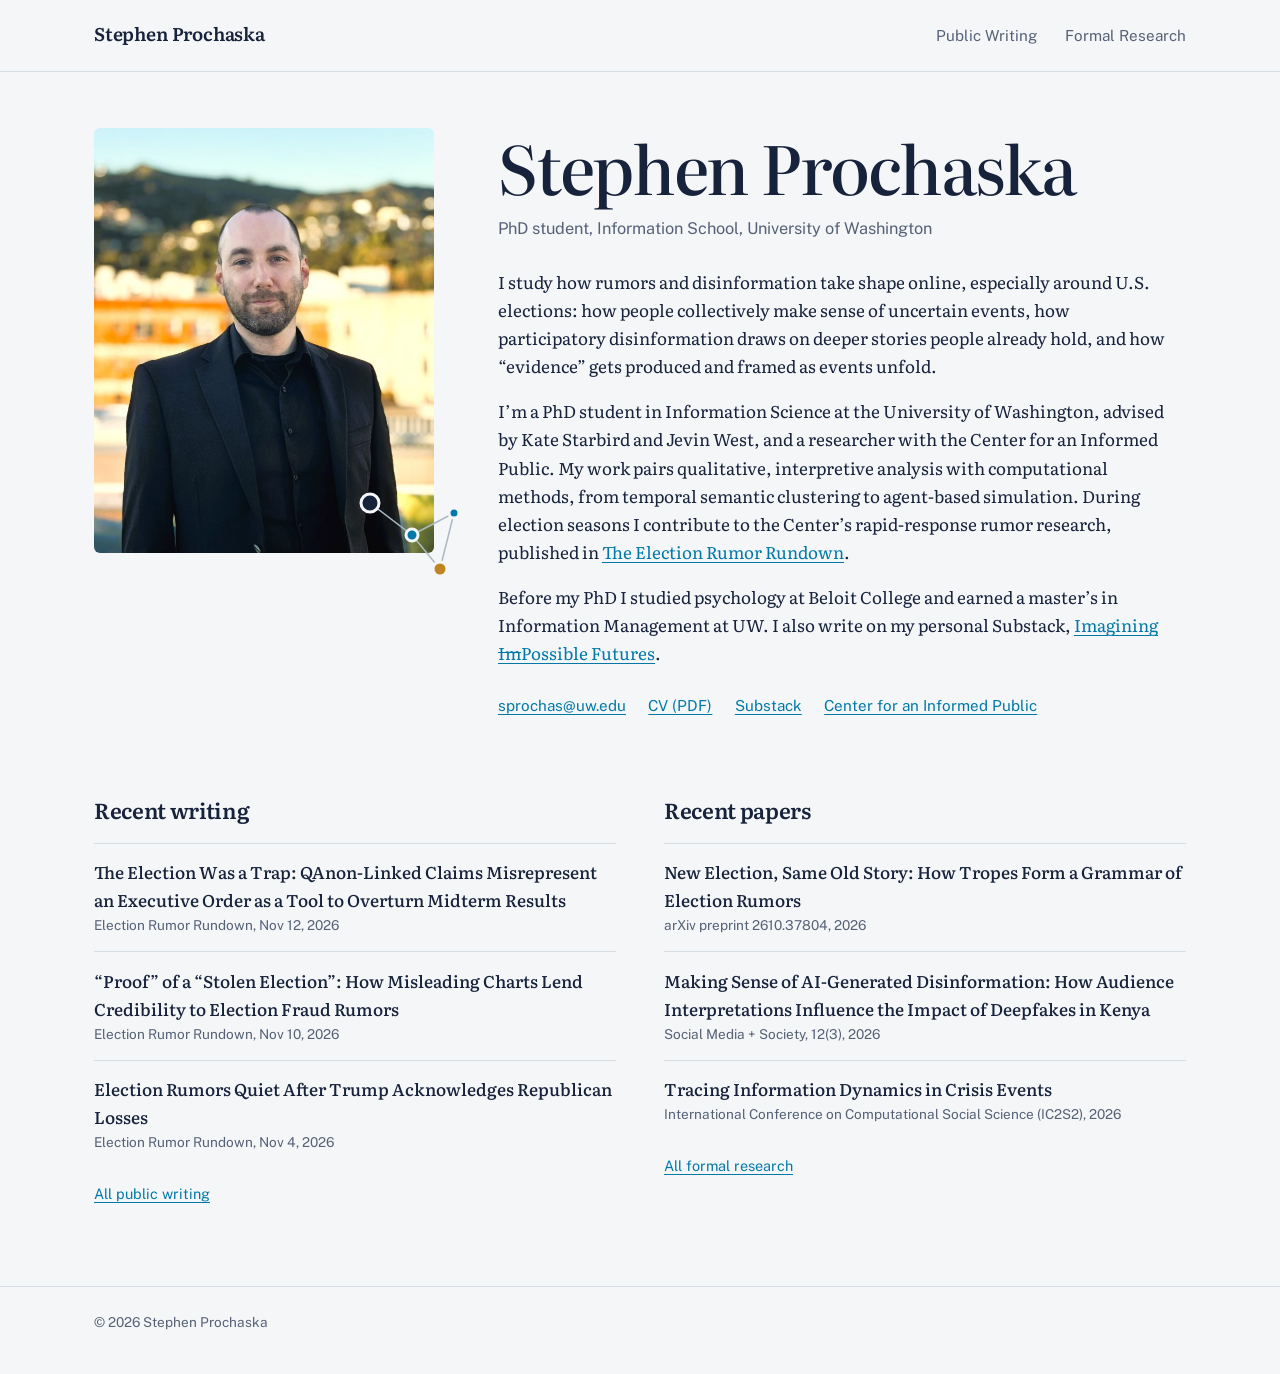
<file: index.html>
<!DOCTYPE html>
<html lang="en">
<head>
  <meta charset="utf-8">
  <meta name="viewport" content="width=device-width, initial-scale=1">
  <!-- EDIT: your name and a one-line description (shows in Google and link previews) -->
  <title>Stephen Prochaska</title>
  <meta name="description" content="Stephen Prochaska studies online rumors, disinformation, and collective sensemaking around U.S. elections at the University of Washington.">
  <meta property="og:title" content="Stephen Prochaska">
  <meta property="og:image" content="assets/img/photo.jpg">
  <link rel="preconnect" href="https://fonts.googleapis.com">
  <link rel="preconnect" href="https://fonts.gstatic.com" crossorigin>
  <link href="https://fonts.googleapis.com/css2?family=Literata:ital,opsz,wght@0,7..72,400..700;1,7..72,400..700&family=Public+Sans:wght@400;500;600&display=swap" rel="stylesheet">
  <link rel="stylesheet" href="assets/css/style.css">
</head>
<body>
  <a class="skip" href="#main">Skip to content</a>
  <header class="site-header">
    <div class="wrap">
      <a class="site-name" href="./">Stephen Prochaska</a>
      <nav class="site-nav" aria-label="Main">
        <a href="writing.html">Public Writing</a>
        <a href="research.html">Formal Research</a>
      </nav>
    </div>
  </header>

  <main id="main">
    <div class="wrap">
      <section class="intro">
        <div class="portrait">
          <!-- EDIT: replace assets/img/photo.jpg with your own photo (portrait, ~800×1000px) -->
          <img src="assets/img/profile_picture.jpg" alt="Portrait of Stephen Prochaska" width="800" height="850">
          <svg class="graph-mark" viewBox="0 0 120 100" aria-hidden="true">
            <g stroke="#AEB9C6" stroke-width="1.5">
              <line x1="18" y1="20" x2="60" y2="52"/><line x1="60" y1="52" x2="102" y2="30"/>
              <line x1="60" y1="52" x2="88" y2="86"/><line x1="102" y1="30" x2="88" y2="86"/>
            </g>
            <circle cx="18" cy="20" r="9" fill="#17223B" stroke="#F4F6F8" stroke-width="3"/>
            <circle cx="60" cy="52" r="6" fill="#0079A8" stroke="#F4F6F8" stroke-width="3"/>
            <circle cx="102" cy="30" r="5" fill="#0079A8" stroke="#F4F6F8" stroke-width="3"/>
            <circle cx="88" cy="86" r="7" fill="#C08420" stroke="#F4F6F8" stroke-width="3"/>
          </svg>
        </div>

        <div>
          <!-- EDIT: name, role, bio paragraphs, and contact links -->
          <h1>Stephen Prochaska</h1>
          <p class="role">PhD student, Information School, University of Washington</p>
          <div class="bio">
            <p>I study how rumors and disinformation take shape online, especially around U.S. elections: how people collectively make sense of uncertain events, how participatory disinformation draws on deeper stories people already hold, and how “evidence” gets produced and framed as events unfold.</p>
            <p>I’m a PhD student in Information Science at the University of Washington, advised by Kate Starbird and Jevin West, and a researcher with the Center for an Informed Public. My work pairs qualitative, interpretive analysis with computational methods, from temporal semantic clustering to agent-based simulation. During election seasons I contribute to the Center’s rapid-response rumor research, published in <a href="https://uwcip.substack.com">The Election Rumor Rundown</a>.</p>
            <p>Before my PhD I studied psychology at Beloit College and earned a master’s in Information Management at UW. I also write on my personal Substack, <a href="https://stephenprochaska.substack.com">Imagining <s>Im</s>Possible Futures</a>.</p>
          </div>
          <div class="contact">
            <a href="mailto:sprochas@uw.edu">sprochas@uw.edu</a>
            <a href="assets/cv.pdf">CV (PDF)</a>
            <a href="https://stephenprochaska.substack.com">Substack</a>
            <a href="https://www.cip.uw.edu/">Center for an Informed Public</a>
          </div>
        </div>
      </section>

      <section class="latest" aria-label="Recent work">
        <div>
          <h2 class="section-title">Recent writing</h2>
          <ol id="latest-posts"></ol>
          <a class="more" href="writing.html">All public writing</a>
        </div>
        <div>
          <h2 class="section-title">Recent papers</h2>
          <ol id="latest-papers"></ol>
          <a class="more" href="research.html">All formal research</a>
        </div>
      </section>
    </div>
  </main>

  <footer class="site-footer">
    <div class="wrap"><p>© <span data-year></span> Stephen Prochaska</p></div>
  </footer>

  <script type="module">
    import { fetchJSON, formatDate, el, plainName } from "./assets/js/site.js";

    fetchJSON("data/posts.json").then(({ posts = [], sources = [] }) => {
      const names = Object.fromEntries(sources.map(s => [s.id, s.name]));
      const list = document.getElementById("latest-posts");
      posts.slice(0, 3).forEach(p => list.append(
        el("li", {}, el("a", { href: p.url }, p.title),
          el("div", { class: "meta" }, `${p.outlet || plainName(names[p.source] || "")}, ${formatDate(p.date)}`))
      ));
      if (!posts.length) list.append(el("li", { class: "meta" }, "Posts will appear here after the first Substack sync."));
    }).catch(() => {});

    fetchJSON("data/publications.json").then(({ publications = [] }) => {
      const list = document.getElementById("latest-papers");
      publications.filter(p => !p.status).sort((a, b) => b.year - a.year).slice(0, 3).forEach(p => list.append(
        el("li", {}, el("a", { href: p.url || "research.html" }, p.title),
          el("div", { class: "meta" }, `${p.venue}, ${p.year}`))
      ));
    }).catch(() => {});
  </script>
</body>
</html>
</file>
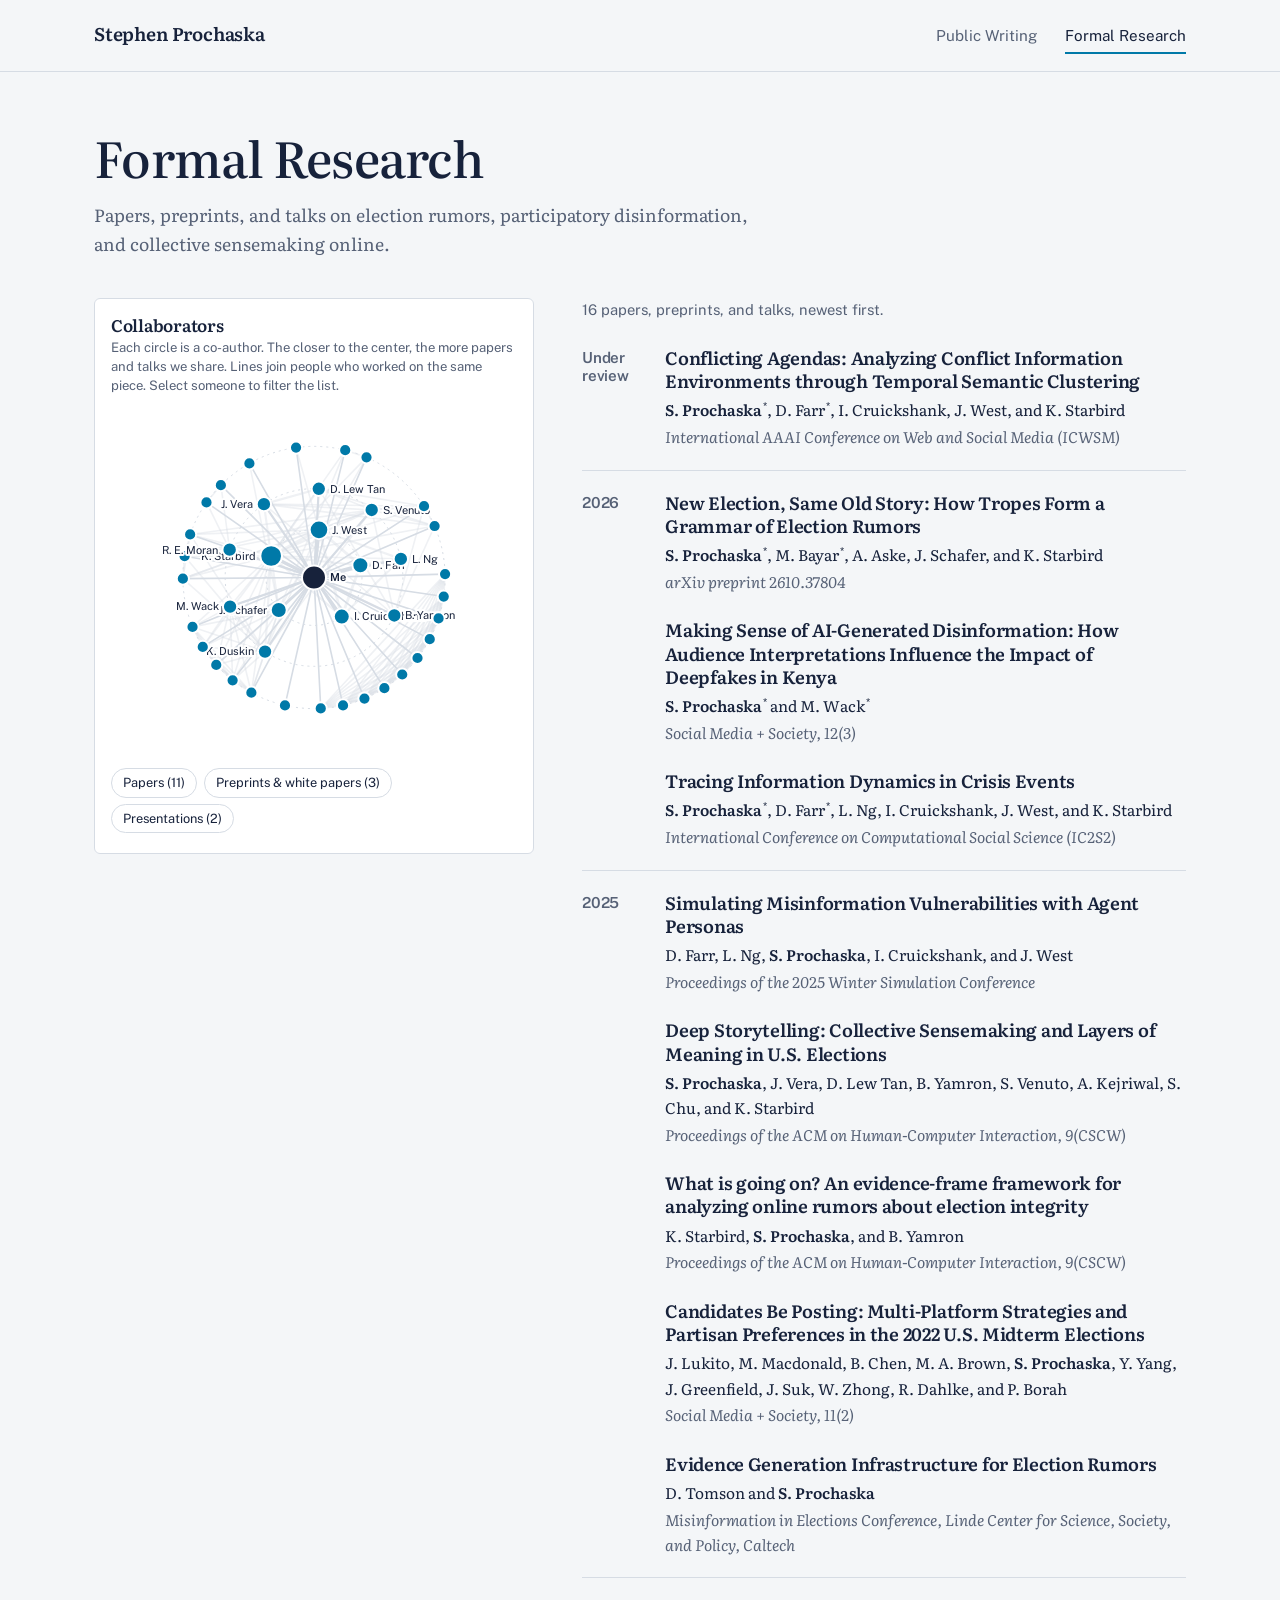
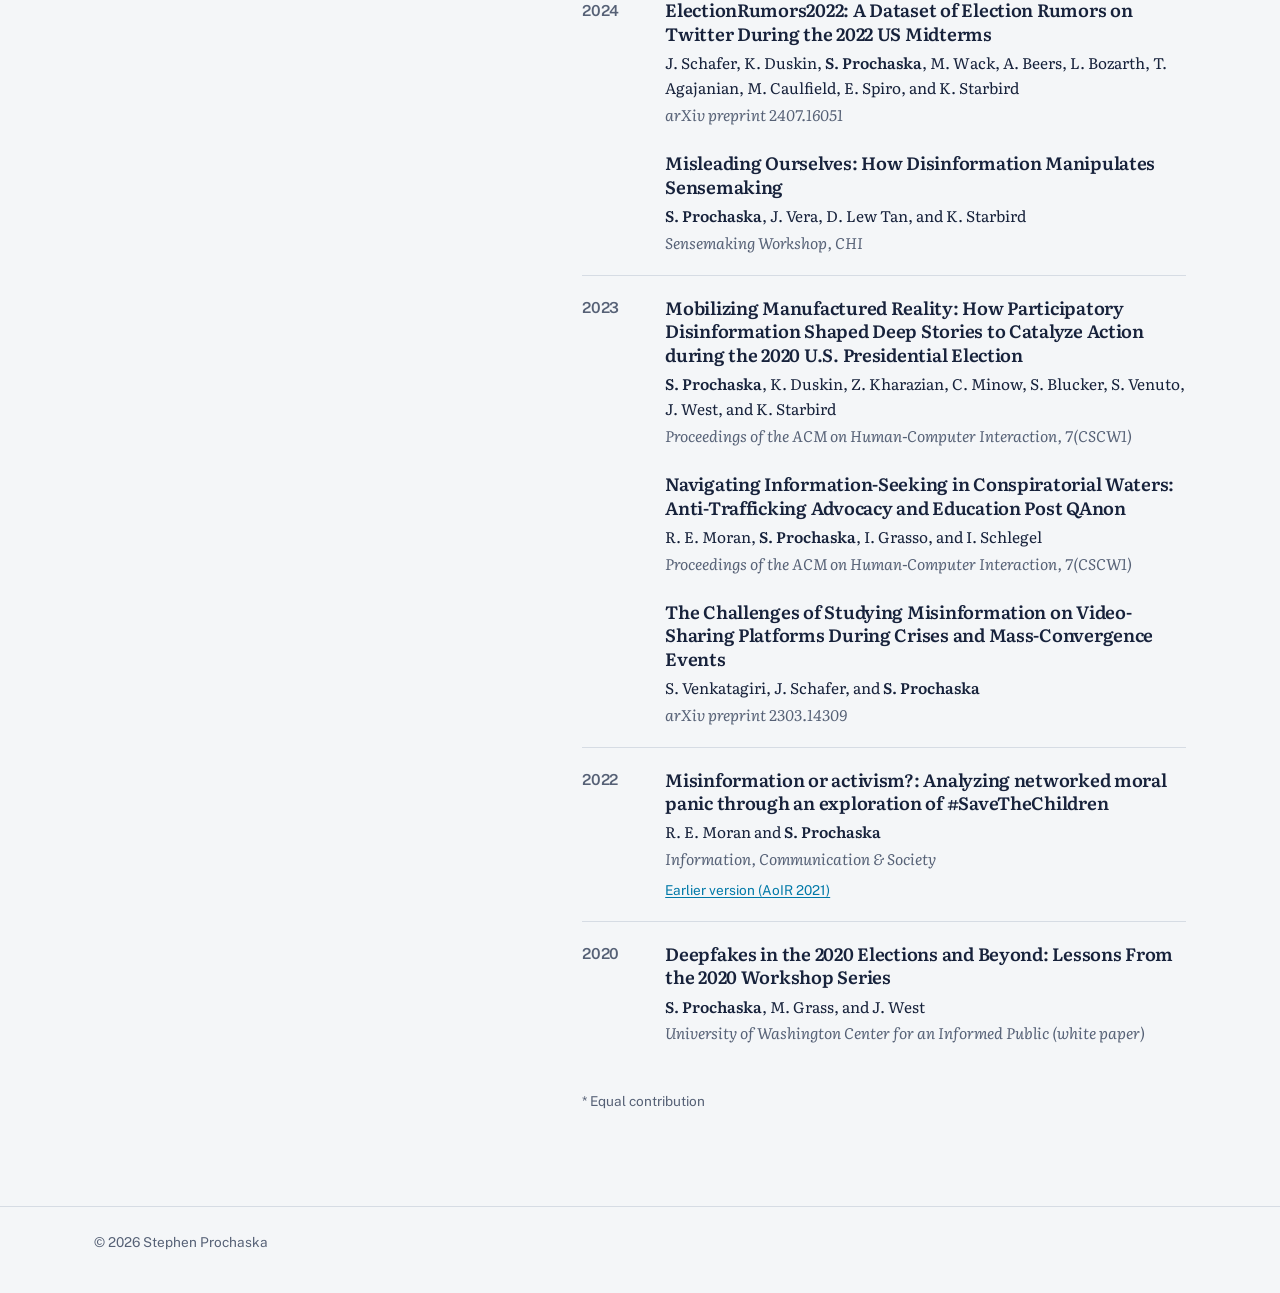
<file: research.html>
<!DOCTYPE html>
<html lang="en">
<head>
  <meta charset="utf-8">
  <meta name="viewport" content="width=device-width, initial-scale=1">
  <title>Formal Research | Stephen Prochaska</title>
  <meta name="description" content="Publications by Stephen Prochaska on election rumors, disinformation, and collective sensemaking.">
  <link rel="preconnect" href="https://fonts.googleapis.com">
  <link rel="preconnect" href="https://fonts.gstatic.com" crossorigin>
  <link href="https://fonts.googleapis.com/css2?family=Literata:ital,opsz,wght@0,7..72,400..700;1,7..72,400..700&family=Public+Sans:wght@400;500;600&display=swap" rel="stylesheet">
  <link rel="stylesheet" href="assets/css/style.css">
</head>
<body>
  <a class="skip" href="#main">Skip to content</a>
  <header class="site-header">
    <div class="wrap">
      <a class="site-name" href="./">Stephen Prochaska</a>
      <nav class="site-nav" aria-label="Main">
        <a href="writing.html">Public Writing</a>
        <a href="research.html" aria-current="page">Formal Research</a>
      </nav>
    </div>
  </header>

  <main id="main">
    <div class="wrap">
      <h1 class="page-title">Formal Research</h1>
      <!-- EDIT: intro sentence -->
      <p class="page-intro">Papers, preprints, and talks on election rumors, participatory disinformation, and collective sensemaking online.</p>

      <div class="research">
        <aside class="graph-panel" aria-labelledby="graph-title">
          <h2 id="graph-title">Collaborators</h2>
          <p class="caption">Each circle is a co-author. The closer to the center, the more papers and talks we share. Lines join people who worked on the same piece. Select someone to filter the list.</p>
          <div id="coauthor-graph"></div>
          <div class="topics" id="topics" role="group" aria-label="Filter by topic"></div>
        </aside>

        <section aria-label="Publications">
          <p class="filter-note" id="filter-note" aria-live="polite"></p>
          <div id="pub-list"></div>
        </section>
      </div>
    </div>
  </main>

  <footer class="site-footer">
    <div class="wrap"><p>© <span data-year></span> Stephen Prochaska</p></div>
  </footer>

  <script src="assets/js/vendor/d3.min.js"></script>
  <script type="module" src="assets/js/research.js"></script>
</body>
</html>
</file>
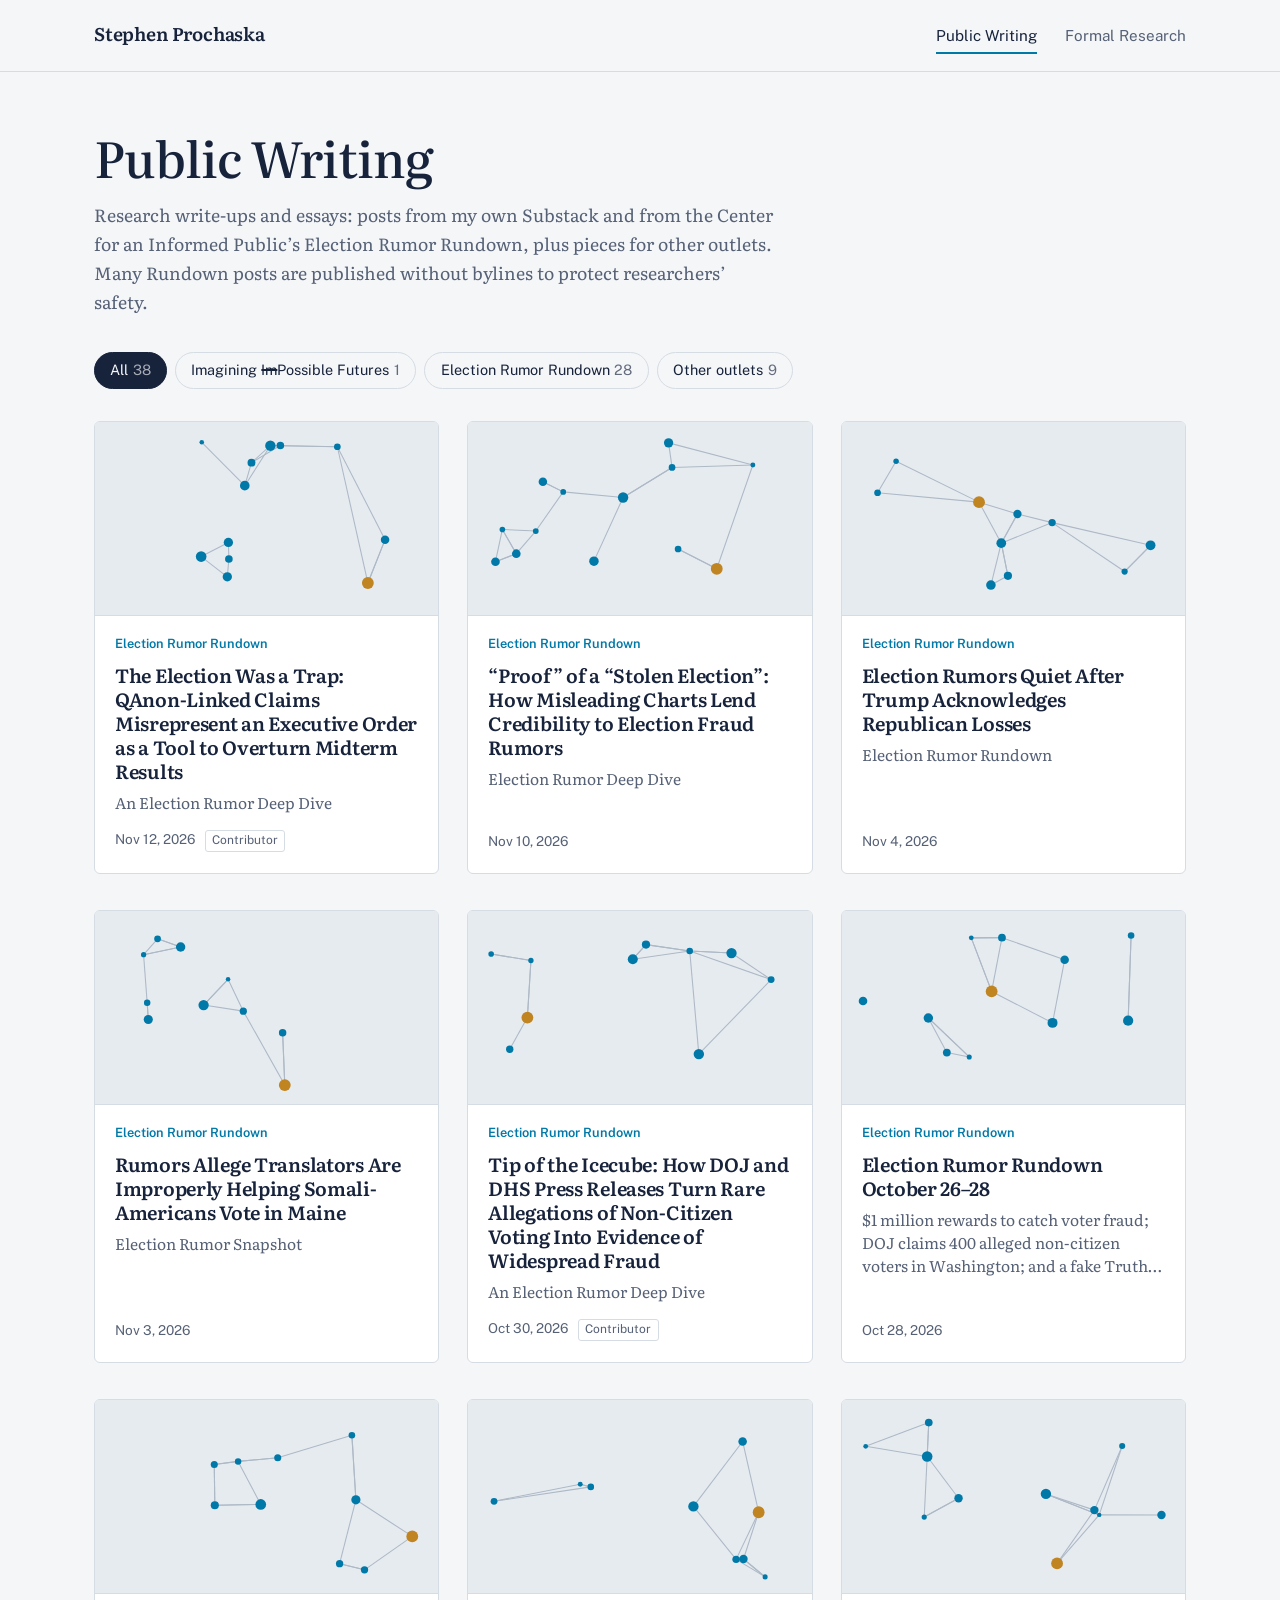
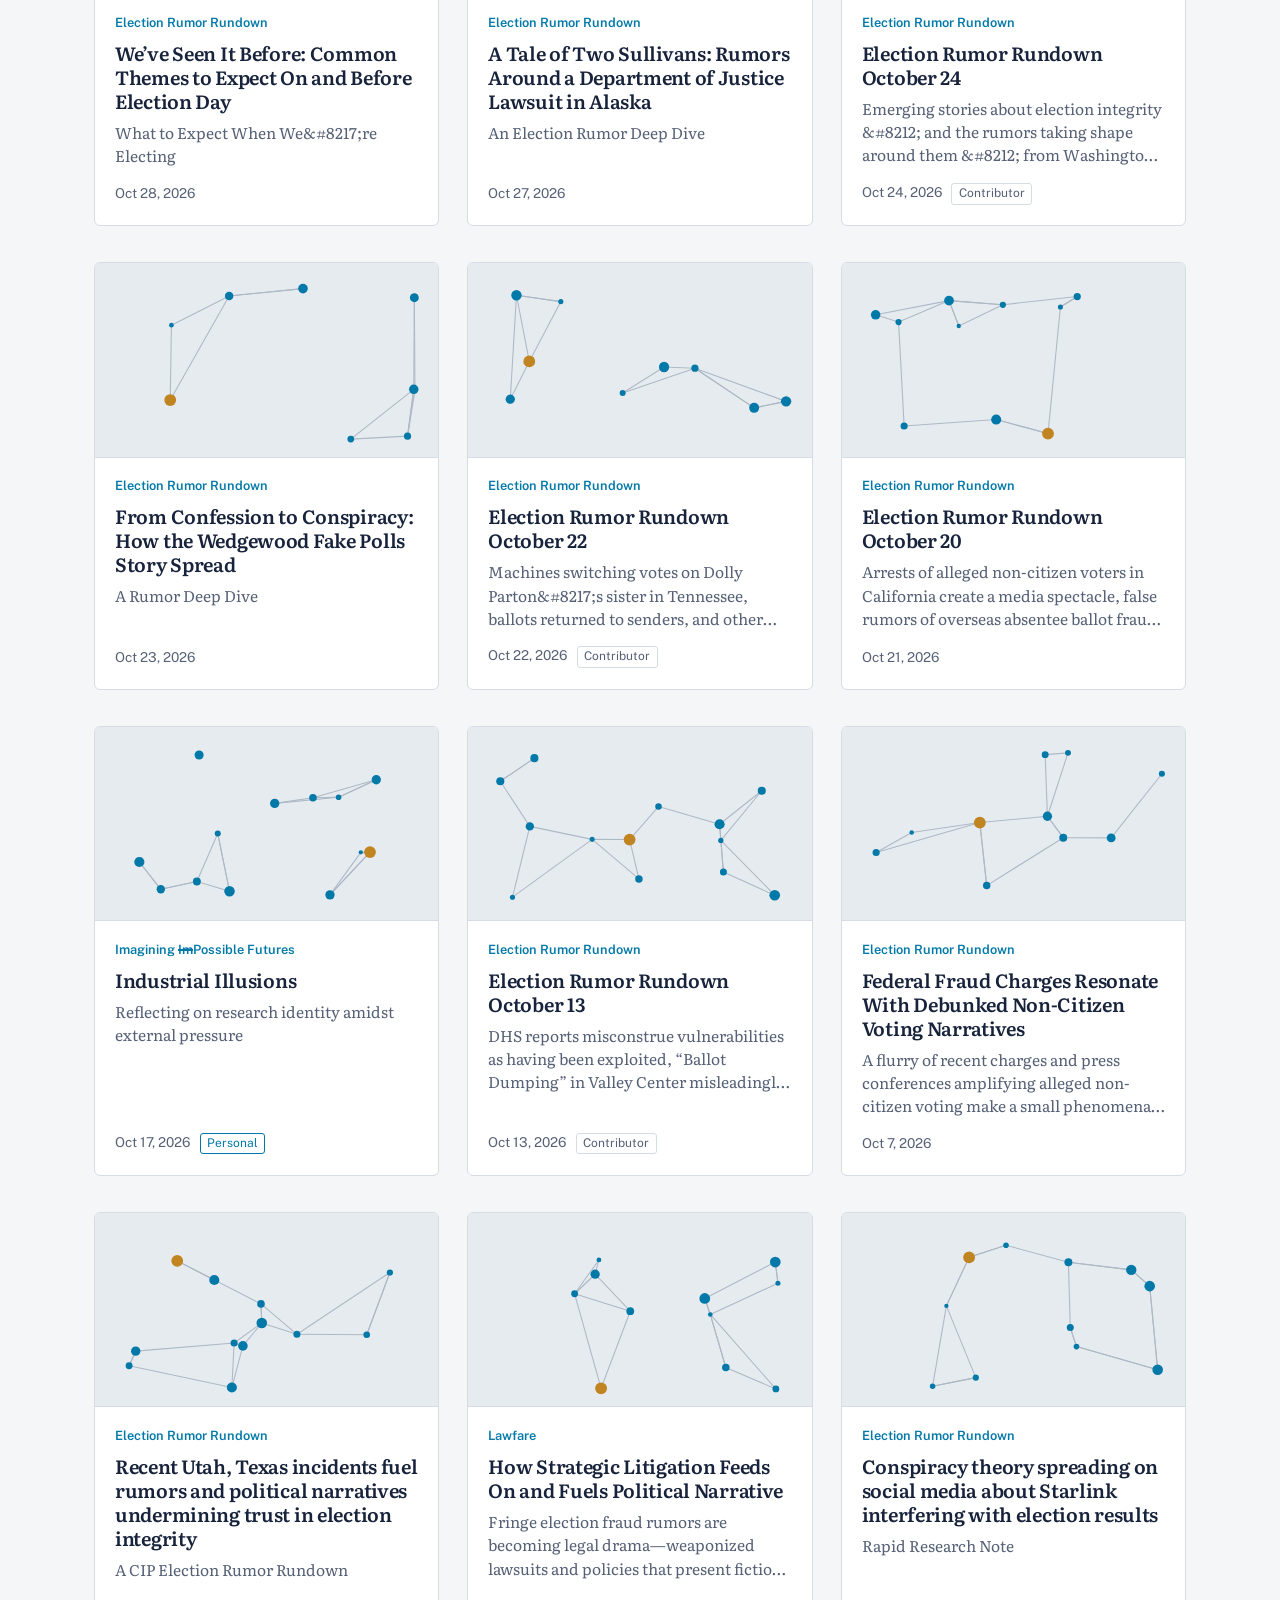
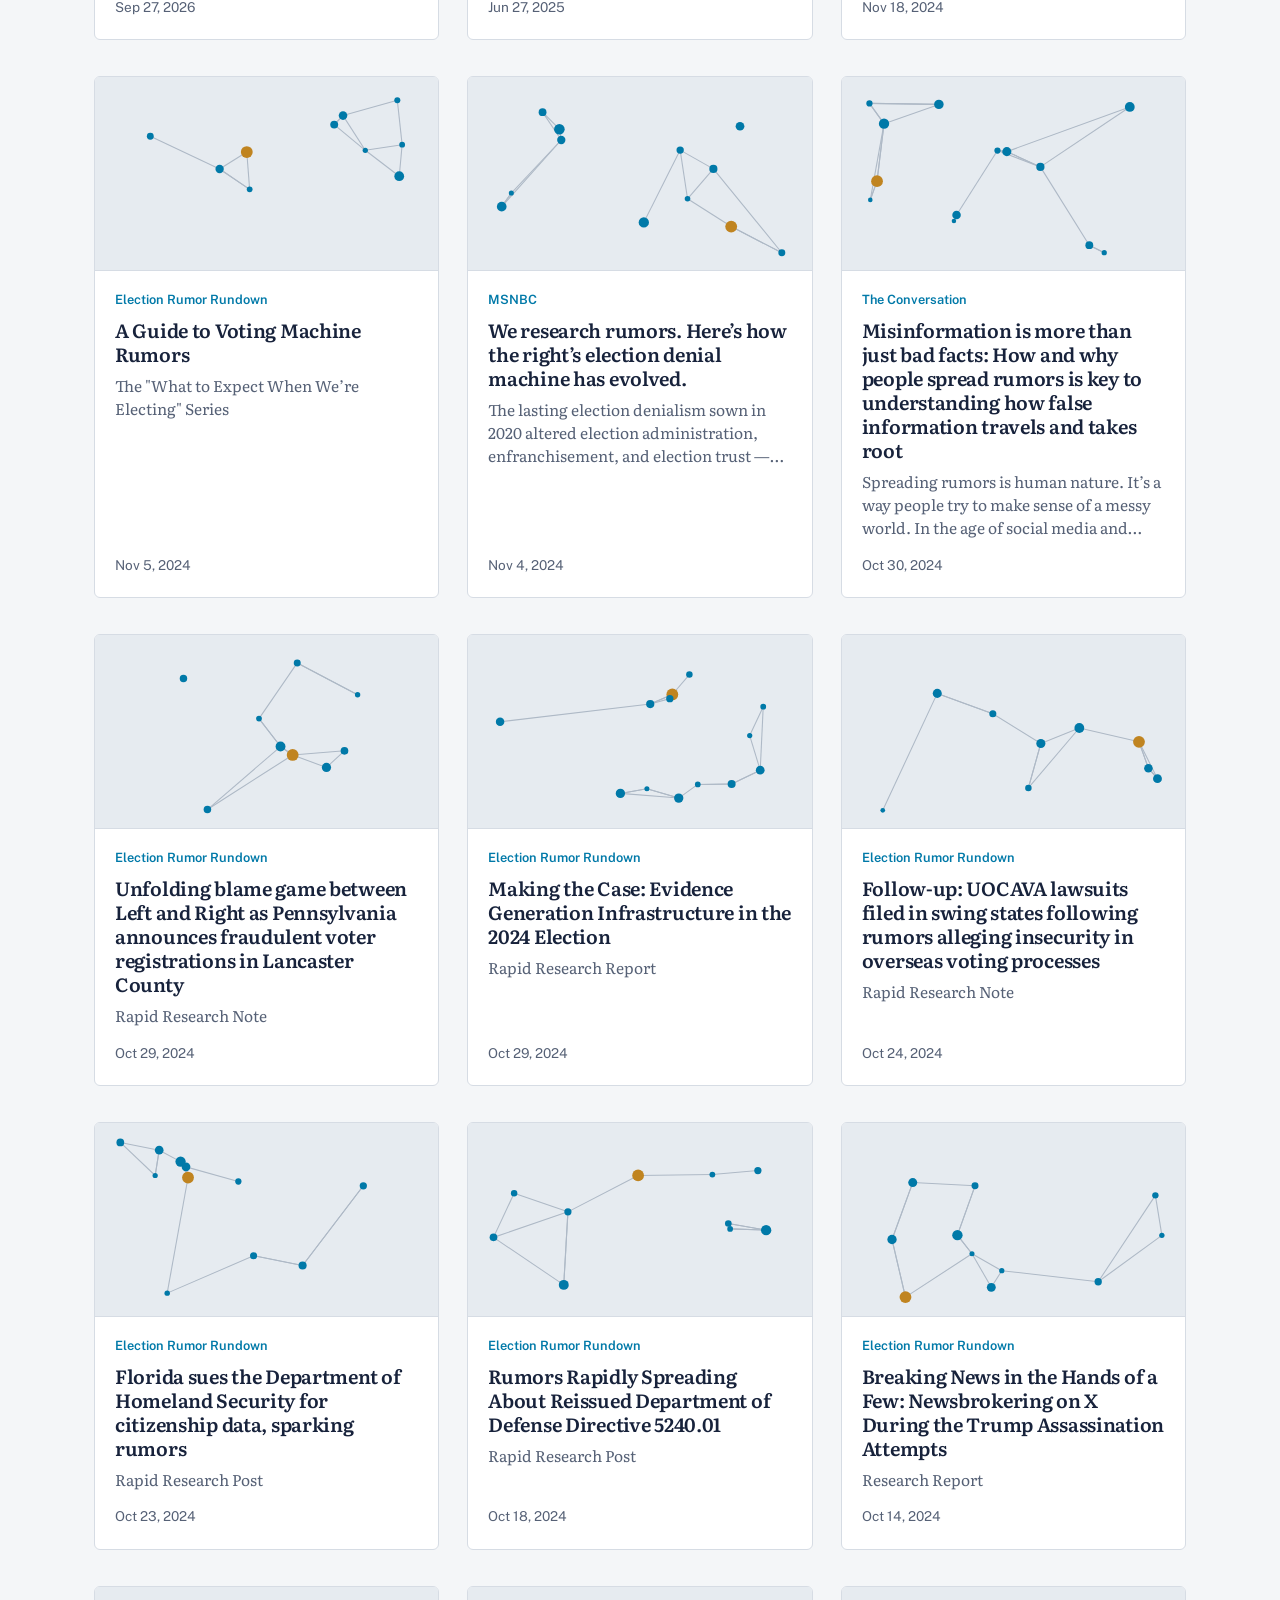
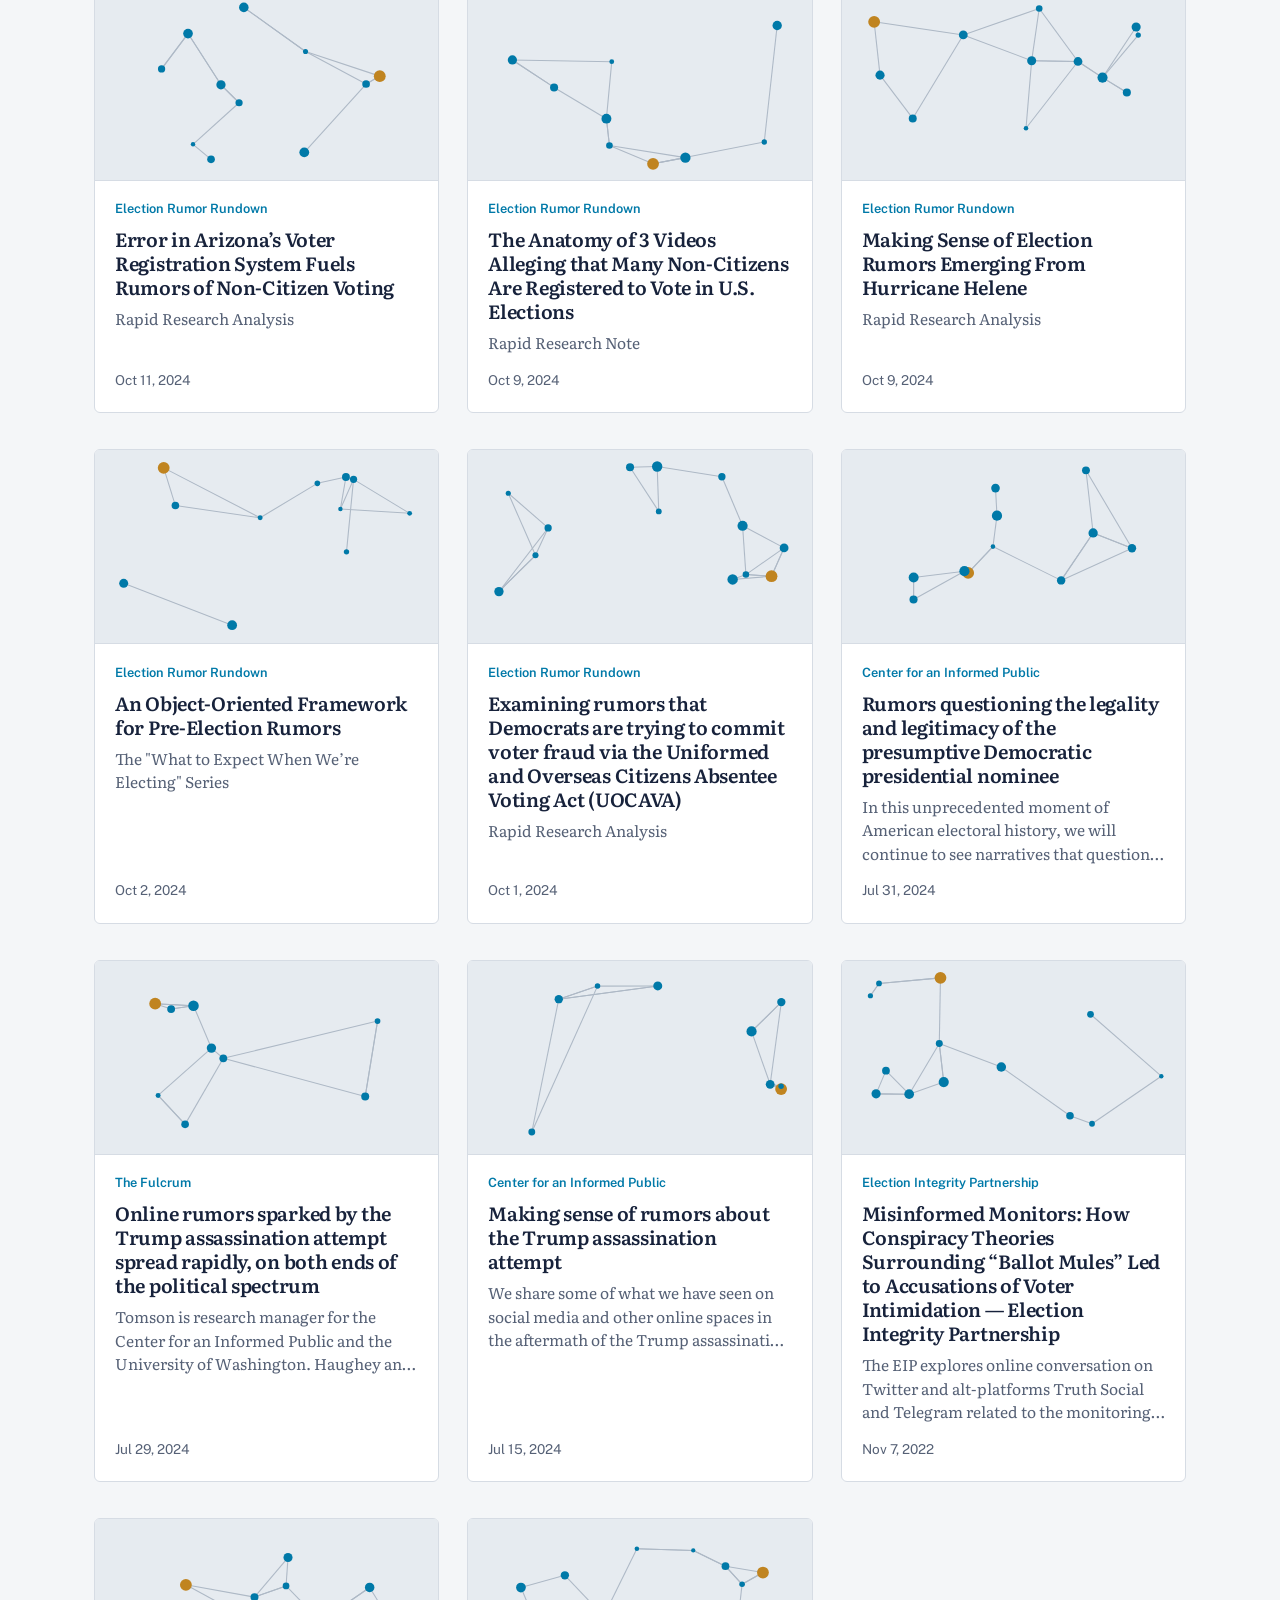
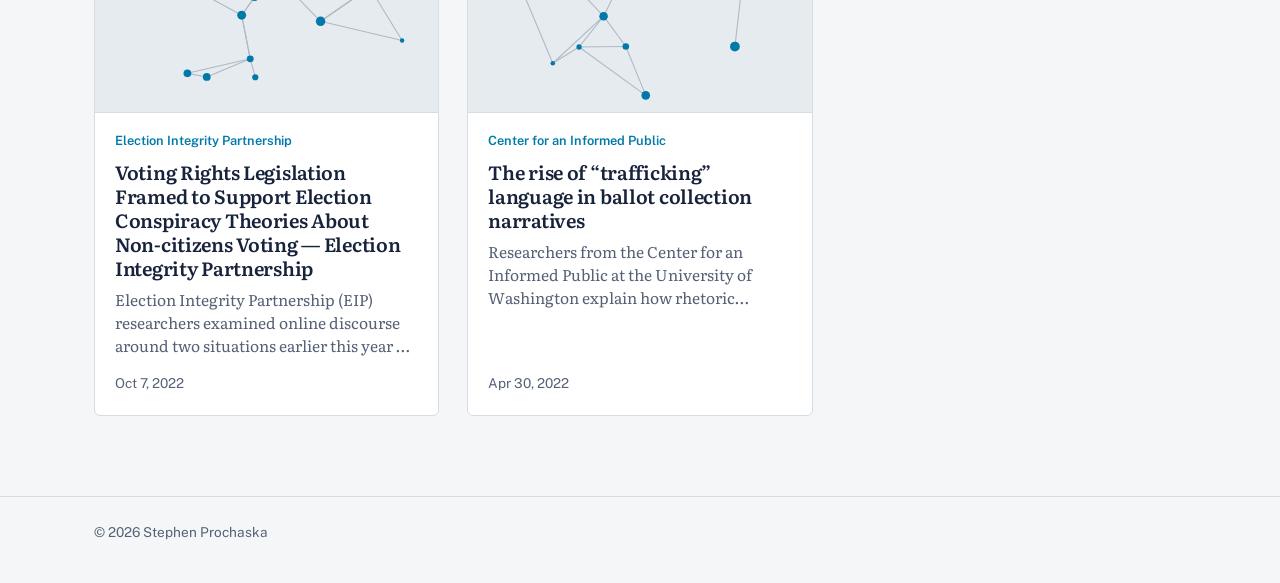
<file: writing.html>
<!DOCTYPE html>
<html lang="en">
<head>
  <meta charset="utf-8">
  <meta name="viewport" content="width=device-width, initial-scale=1">
  <title>Public Writing | Stephen Prochaska</title>
  <meta name="description" content="Research write-ups and essays by Stephen Prochaska.">
  <link rel="preconnect" href="https://fonts.googleapis.com">
  <link rel="preconnect" href="https://fonts.gstatic.com" crossorigin>
  <link href="https://fonts.googleapis.com/css2?family=Literata:ital,opsz,wght@0,7..72,400..700;1,7..72,400..700&family=Public+Sans:wght@400;500;600&display=swap" rel="stylesheet">
  <link rel="stylesheet" href="assets/css/style.css">
</head>
<body>
  <a class="skip" href="#main">Skip to content</a>
  <header class="site-header">
    <div class="wrap">
      <a class="site-name" href="./">Stephen Prochaska</a>
      <nav class="site-nav" aria-label="Main">
        <a href="writing.html" aria-current="page">Public Writing</a>
        <a href="research.html">Formal Research</a>
      </nav>
    </div>
  </header>

  <main id="main">
    <div class="wrap">
      <h1 class="page-title">Public Writing</h1>
      <!-- EDIT: intro sentence -->
      <p class="page-intro">Research write-ups and essays: posts from my own Substack and from the Center for an Informed Public’s Election Rumor Rundown, plus pieces for other outlets. Many Rundown posts are published without bylines to protect researchers’ safety.</p>

      <div class="filters" id="filters" role="group" aria-label="Filter by publication"></div>
      <div class="posts" id="posts" aria-live="polite"></div>
    </div>
  </main>

  <footer class="site-footer">
    <div class="wrap"><p>© <span data-year></span> Stephen Prochaska</p></div>
  </footer>

  <script type="module" src="assets/js/writing.js"></script>
</body>
</html>
</file>
<file: assets/css/style.css>
/* ------------------------------------------------------------------
   Personal site — one stylesheet for every page.
   Change the tokens below to restyle the whole site.
------------------------------------------------------------------- */
:root {
  --paper: #F4F6F8;      /* page background */
  --surface: #FFFFFF;    /* cards, panels */
  --ink: #17223B;        /* main text (deep navy) */
  --muted: #566176;      /* secondary text */
  --rule: #D6DCE4;       /* borders, graph edges */
  --accent: #0079A8;     /* links, co-author nodes */
  --mark: #C08420;       /* selected / highlighted */

  --serif: "Literata", Georgia, "Times New Roman", serif;
  --sans: "Public Sans", system-ui, -apple-system, "Segoe UI", sans-serif;

  --measure: 68ch;
  --wide: 1140px;
  --radius: 6px;
}

*, *::before, *::after { box-sizing: border-box; }
html { -webkit-text-size-adjust: 100%; }
body {
  margin: 0;
  background: var(--paper);
  color: var(--ink);
  font-family: var(--serif);
  font-size: 1.0625rem;
  line-height: 1.65;
  font-optical-sizing: auto;
}
img { max-width: 100%; display: block; }
a { color: var(--accent); text-underline-offset: 0.18em; text-decoration-thickness: 1px; }
a:hover { text-decoration-thickness: 2px; }
:focus-visible { outline: 2px solid var(--mark); outline-offset: 3px; border-radius: 2px; }

.skip { position: absolute; left: -999px; }
.skip:focus { left: 1rem; top: 1rem; background: var(--surface); padding: .5rem 1rem; z-index: 10; }

.wrap { max-width: var(--wide); margin: 0 auto; padding: 0 1.5rem; }

/* ---------- Header / nav ---------- */
.site-header { border-bottom: 1px solid var(--rule); background: var(--paper); }
.site-header .wrap {
  display: flex; align-items: baseline; justify-content: space-between;
  gap: 1rem; flex-wrap: wrap; padding-top: 1.1rem; padding-bottom: 1.1rem;
}
.site-name {
  font-family: var(--serif); font-weight: 600; font-size: 1.15rem;
  color: var(--ink); text-decoration: none; letter-spacing: -0.01em;
}
.site-nav { display: flex; gap: 1.75rem; font-family: var(--sans); font-size: .95rem; }
.site-nav a { color: var(--muted); text-decoration: none; padding-bottom: .25rem; border-bottom: 2px solid transparent; }
.site-nav a:hover { color: var(--ink); }
.site-nav a[aria-current="page"] { color: var(--ink); border-bottom-color: var(--accent); }

main { padding: 3.5rem 0 5rem; }

/* ---------- Shared type ---------- */
h1, h2, h3 { font-family: var(--serif); line-height: 1.15; letter-spacing: -0.015em; margin: 0; }
.page-title { font-size: clamp(2.1rem, 4.5vw, 3.1rem); font-weight: 500; }
.page-intro { color: var(--muted); max-width: var(--measure); margin: .9rem 0 0; font-size: 1.1rem; }
.section-title { font-size: 1.35rem; font-weight: 600; margin-bottom: 1.25rem; }
.sans { font-family: var(--sans); }
.meta { font-family: var(--sans); font-size: .85rem; color: var(--muted); }

/* ---------- Landing ---------- */
.intro {
  display: grid; grid-template-columns: minmax(220px, 340px) 1fr;
  gap: clamp(2rem, 5vw, 4.5rem); align-items: start;
}
.portrait { position: relative; }
.portrait img {
  width: 100%; height: auto; aspect-ratio: 4 / 5; object-fit: cover;
  border-radius: var(--radius); background: var(--rule);
}
/* the one decorative touch: a small graph that links the photo to the page */
.portrait svg.graph-mark { position: absolute; right: -38px; bottom: -30px; width: 120px; height: auto; pointer-events: none; }
.intro h1 { font-size: clamp(2.6rem, 6vw, 4.2rem); font-weight: 500; letter-spacing: -0.03em; }
.intro .role { font-family: var(--sans); color: var(--muted); font-size: 1.02rem; margin: .6rem 0 1.6rem; }
.bio { max-width: var(--measure); }
.bio p { margin: 0 0 1.1rem; }
.contact { display: flex; flex-wrap: wrap; gap: .5rem 1.4rem; margin-top: 1.6rem; font-family: var(--sans); font-size: .95rem; }

.latest { margin-top: 5rem; display: grid; grid-template-columns: 1fr 1fr; gap: 3rem; }
.latest ol { list-style: none; margin: 0; padding: 0; }
.latest li { padding: .9rem 0; border-top: 1px solid var(--rule); }
.latest li a { color: var(--ink); text-decoration: none; font-weight: 500; }
.latest li a:hover { color: var(--accent); }
.latest .more { display: inline-block; margin-top: .9rem; font-family: var(--sans); font-size: .9rem; }

/* ---------- Public writing ---------- */
.filters { display: flex; flex-wrap: wrap; gap: .5rem; margin: 2.25rem 0 2rem; font-family: var(--sans); }
.filters button, .chip {
  font: inherit; font-size: .9rem; cursor: pointer;
  background: transparent; color: var(--ink);
  border: 1px solid var(--rule); border-radius: 999px; padding: .35rem .95rem;
}
.filters button:hover, .chip:hover { border-color: var(--ink); }
.filters button[aria-pressed="true"], .chip[aria-pressed="true"] { background: var(--ink); border-color: var(--ink); color: var(--paper); }
.filters .count { color: inherit; opacity: .65; margin-left: .3rem; }

.posts { display: grid; grid-template-columns: repeat(auto-fill, minmax(300px, 1fr)); gap: 2.25rem 1.75rem; }
/* Card modeled on Substack's own post embed: cover, publication, title, subtitle, date */
.post {
  display: flex; flex-direction: column; text-decoration: none; color: inherit;
  background: var(--surface); border: 1px solid var(--rule); border-radius: var(--radius); overflow: hidden;
}
.post:hover { border-color: var(--ink); }
.post:hover h3 { text-decoration: underline; text-decoration-thickness: 1px; text-underline-offset: .15em; }
.post .cover-wrap { position: relative; border-bottom: 1px solid var(--rule); }
.post .cover { aspect-ratio: 16 / 9; width: 100%; object-fit: cover; background: #E6EBF0; }
.post .credit { position: absolute; right: .5rem; bottom: .5rem; font-family: var(--sans); font-size: .7rem;
  color: #fff; background: rgba(23, 34, 59, .72); padding: .1rem .45rem; border-radius: 3px; }
.post .body { padding: 1.1rem 1.25rem 1.3rem; display: flex; flex-direction: column; gap: .5rem; flex: 1; }
.post .pub { font-family: var(--sans); font-size: .8rem; font-weight: 600; color: var(--accent); }
.post h3 { font-size: 1.2rem; font-weight: 600; line-height: 1.25; }
.post .sub { color: var(--muted); font-size: .97rem; line-height: 1.5; margin: 0;
  display: -webkit-box; -webkit-line-clamp: 3; -webkit-box-orient: vertical; overflow: hidden; }
.post .meta { margin-top: auto; padding-top: .4rem; display: flex; gap: .6rem; align-items: baseline; }
.post .role { font-size: .75rem; border: 1px solid var(--rule); border-radius: 3px; padding: 0 .4rem; }
.post .tag { border-color: var(--accent); color: var(--accent); }
.post .pub s, .filters s { text-decoration-thickness: 1.5px; }

.empty { font-family: var(--sans); color: var(--muted); border: 1px dashed var(--rule); border-radius: var(--radius); padding: 2rem; max-width: 60ch; }

/* ---------- Formal research ---------- */
.research { display: grid; grid-template-columns: minmax(320px, 440px) 1fr; gap: 3rem; margin-top: 2.5rem; align-items: start; }
.graph-panel { position: sticky; top: 1.5rem; background: var(--surface); border: 1px solid var(--rule); border-radius: var(--radius); padding: 1rem 1rem 1.2rem; }
.graph-panel h2 { font-size: 1.05rem; font-weight: 600; }
.graph-panel .caption { font-family: var(--sans); font-size: .82rem; color: var(--muted); margin: .25rem 0 .5rem; line-height: 1.45; }
#coauthor-graph { position: relative; }
#coauthor-graph svg { width: 100%; height: auto; display: block; overflow: visible; }
#coauthor-graph .edge { stroke: var(--rule); stroke-linecap: round; pointer-events: none; stroke-opacity: .4; }
#coauthor-graph .edge.spoke { stroke-opacity: 1; }
#coauthor-graph .edge.on { stroke-opacity: 1; }
#coauthor-graph .ring { fill: none; stroke: var(--rule); stroke-dasharray: 2 4; }
#coauthor-graph .ring-label { font-family: var(--sans); font-size: 10px; fill: var(--muted); paint-order: stroke; stroke: var(--surface); stroke-width: 4px; }
#coauthor-graph .edge.on { stroke: var(--mark); }
#coauthor-graph .node circle.dot { fill: var(--accent); stroke: var(--surface); stroke-width: 2px; }
#coauthor-graph .node.me circle.dot { fill: var(--ink); }
#coauthor-graph .node.on circle.dot { fill: var(--mark); }
#coauthor-graph .node { cursor: pointer; outline: none; }
#coauthor-graph .node:focus-visible circle.dot { stroke: var(--mark); stroke-width: 3px; }
#coauthor-graph .node text {
  font-family: var(--sans); font-size: 11px; fill: var(--ink);
  paint-order: stroke; stroke: var(--surface); stroke-width: 4px; stroke-linejoin: round; pointer-events: none;
}
#coauthor-graph .node.me text { font-weight: 600; }
#coauthor-graph .dim { opacity: .2; }
#coauthor-graph .node, #coauthor-graph .edge { transition: opacity .2s; }
.tooltip {
  position: absolute; pointer-events: none; background: var(--ink); color: var(--paper);
  font-family: var(--sans); font-size: .8rem; line-height: 1.35; padding: .45rem .65rem; border-radius: 4px;
  white-space: nowrap; transform: translate(-50%, calc(-100% - 12px)); opacity: 0; transition: opacity .12s;
}
.tooltip.show { opacity: 1; }
.tooltip strong { display: block; font-weight: 600; }

.topics { display: flex; flex-wrap: wrap; gap: .4rem; margin-top: 1rem; font-family: var(--sans); }
.topics .chip { font-size: .8rem; padding: .2rem .7rem; }

.filter-note { font-family: var(--sans); font-size: .92rem; color: var(--muted); margin: 0 0 1.5rem; min-height: 1.5em; }
.filter-note button { font: inherit; color: var(--accent); background: none; border: 0; padding: 0; cursor: pointer; text-decoration: underline; text-underline-offset: .18em; }

.year-group { display: grid; grid-template-columns: 4.2rem 1fr; gap: 1rem; padding: 1.25rem 0; border-top: 1px solid var(--rule); }
.year-group:first-of-type { border-top: 0; padding-top: 0; }
.year-group h2 { font-family: var(--sans); font-size: .95rem; font-weight: 600; color: var(--muted); padding-top: .2rem; }
.pubs { list-style: none; margin: 0; padding: 0; display: grid; gap: 1.5rem; }
.pub-item h3 { font-size: 1.12rem; font-weight: 600; line-height: 1.3; }
.pub-item h3 a { color: var(--ink); text-decoration: none; }
.pub-item h3 a:hover { color: var(--accent); text-decoration: underline; }
.pub-item .authors { margin: .3rem 0 0; font-size: .96rem; }
.pub-item .authors .me { font-weight: 600; }
.pub-item .venue { font-style: italic; color: var(--muted); margin: .1rem 0 0; font-size: .96rem; }
.pub-item .links { display: flex; flex-wrap: wrap; gap: .3rem 1rem; margin-top: .45rem; font-family: var(--sans); font-size: .85rem; }
.pub-item sup { font-family: var(--sans); font-size: .7em; margin-left: 1px; }
.footnote { margin-top: 1.5rem; }
.pub-item .award { font-family: var(--sans); font-size: .8rem; color: var(--mark); font-weight: 600; margin-top: .3rem; }

/* ---------- Footer ---------- */
.site-footer { border-top: 1px solid var(--rule); padding: 1.5rem 0 2.5rem; }
.site-footer p { margin: 0; font-family: var(--sans); font-size: .85rem; color: var(--muted); }

/* ---------- Small screens ---------- */
@media (max-width: 860px) {
  .intro, .latest, .research { grid-template-columns: 1fr; }
  .portrait { max-width: 300px; }
  .portrait svg.graph-mark { right: -24px; width: 96px; }
  .graph-panel { position: static; }
  .latest { gap: 2.5rem; margin-top: 4rem; }
}
@media (max-width: 520px) {
  main { padding-top: 2.25rem; }
  .year-group { grid-template-columns: 1fr; gap: .5rem; }
  .site-nav { gap: 1.2rem; }
}
@media (prefers-reduced-motion: reduce) {
  * { transition: none !important; animation: none !important; }
}
</file>
